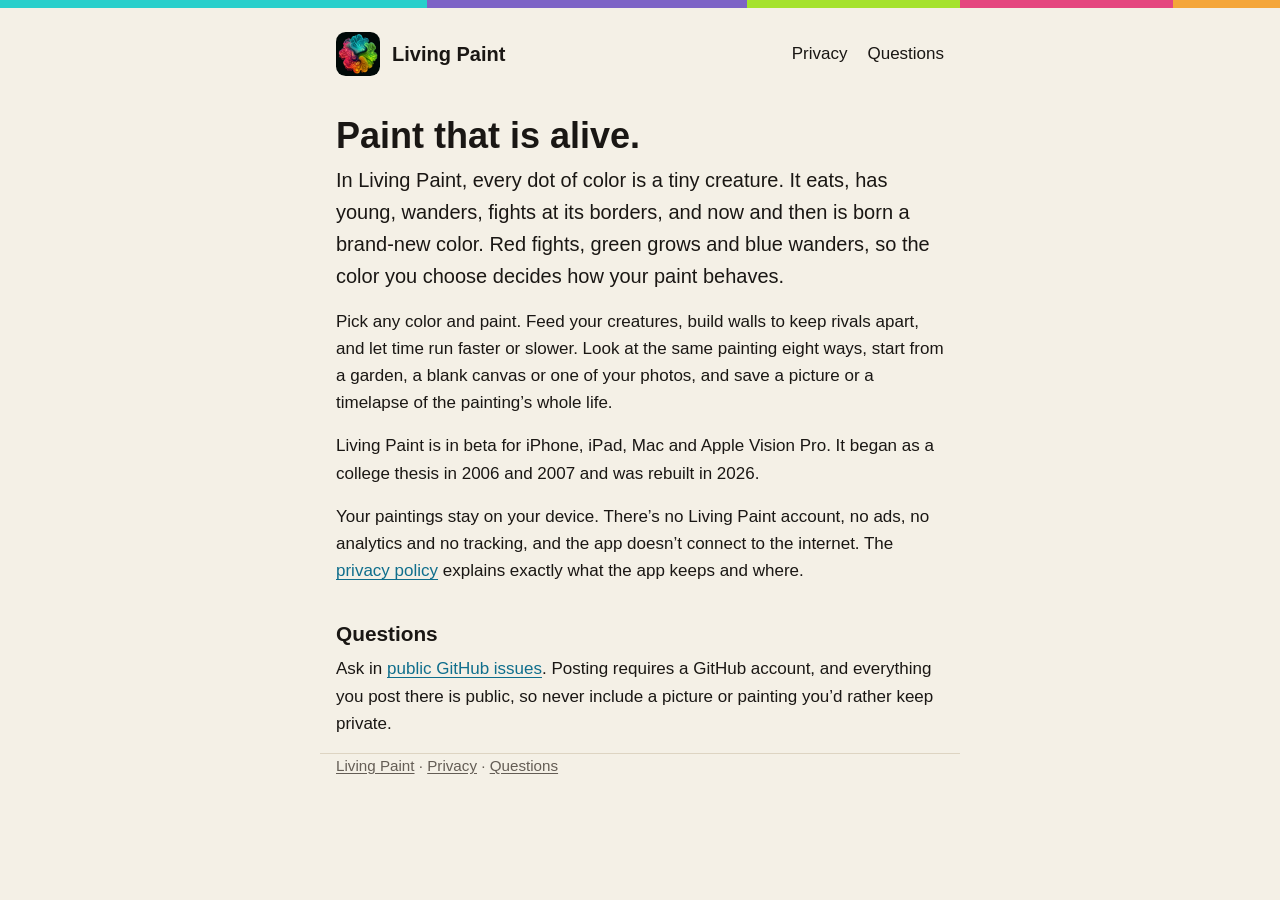
<file: index.html>
<!doctype html>
<html lang="en">
<head>
<meta charset="utf-8">
<meta name="viewport" content="width=device-width, initial-scale=1">
<meta name="color-scheme" content="light dark">
<title>Living Paint</title>
<meta name="description" content="Living Paint is a painting program in which the paint is alive: every dot of color is a tiny creature that grows, wanders, fights and changes.">
<link rel="canonical" href="https://danbretl.github.io/living-paint-support/">
<link rel="icon" type="image/png" href="assets/icon.png">
<link rel="stylesheet" href="assets/site.css">
</head>
<body>
<a class="skip-link" href="#main">Skip to content</a>
<div class="bands" aria-hidden="true"><span></span><span></span><span></span><span></span><span></span></div>
<header class="site-header wrap"><a class="brand" href="./" aria-current="page"><img src="assets/icon.png" width="44" height="44" alt=""><span>Living Paint</span></a><nav aria-label="Main"><a href="privacy/">Privacy</a><a href="https://github.com/danbretl/living-paint-support/issues">Questions</a></nav></header>
<main id="main" class="wrap" tabindex="-1">
<h1>Paint that is alive.</h1>
<p class="lede">In Living Paint, every dot of color is a tiny creature. It eats, has young, wanders, fights at its borders, and now and then is born a brand-new color. Red fights, green grows and blue wanders, so the color you choose decides how your paint behaves.</p>
<p>Pick any color and paint. Feed your creatures, build walls to keep rivals apart, and let time run faster or slower. Look at the same painting eight ways, start from a garden, a blank canvas or one of your photos, and save a picture or a timelapse of the painting’s whole life.</p>
<p>Living Paint is in beta for iPhone, iPad, Mac and Apple Vision Pro. It began as a college thesis in 2006 and 2007 and was rebuilt in 2026.</p>
<p>Your paintings stay on your device. There’s no Living Paint account, no ads, no analytics and no tracking, and the app doesn’t connect to the internet. The <a href="privacy/">privacy policy</a> explains exactly what the app keeps and where.</p>
<h2 id="questions">Questions</h2>
<p>Ask in <a href="https://github.com/danbretl/living-paint-support/issues">public GitHub issues</a>. Posting requires a GitHub account, and everything you post there is public, so never include a picture or painting you’d rather keep private.</p>
</main>
<footer class="wrap"><a href="./">Living Paint</a> · <a href="privacy/">Privacy</a> · <a href="https://github.com/danbretl/living-paint-support/issues">Questions</a></footer>
</body>
</html>
</file>
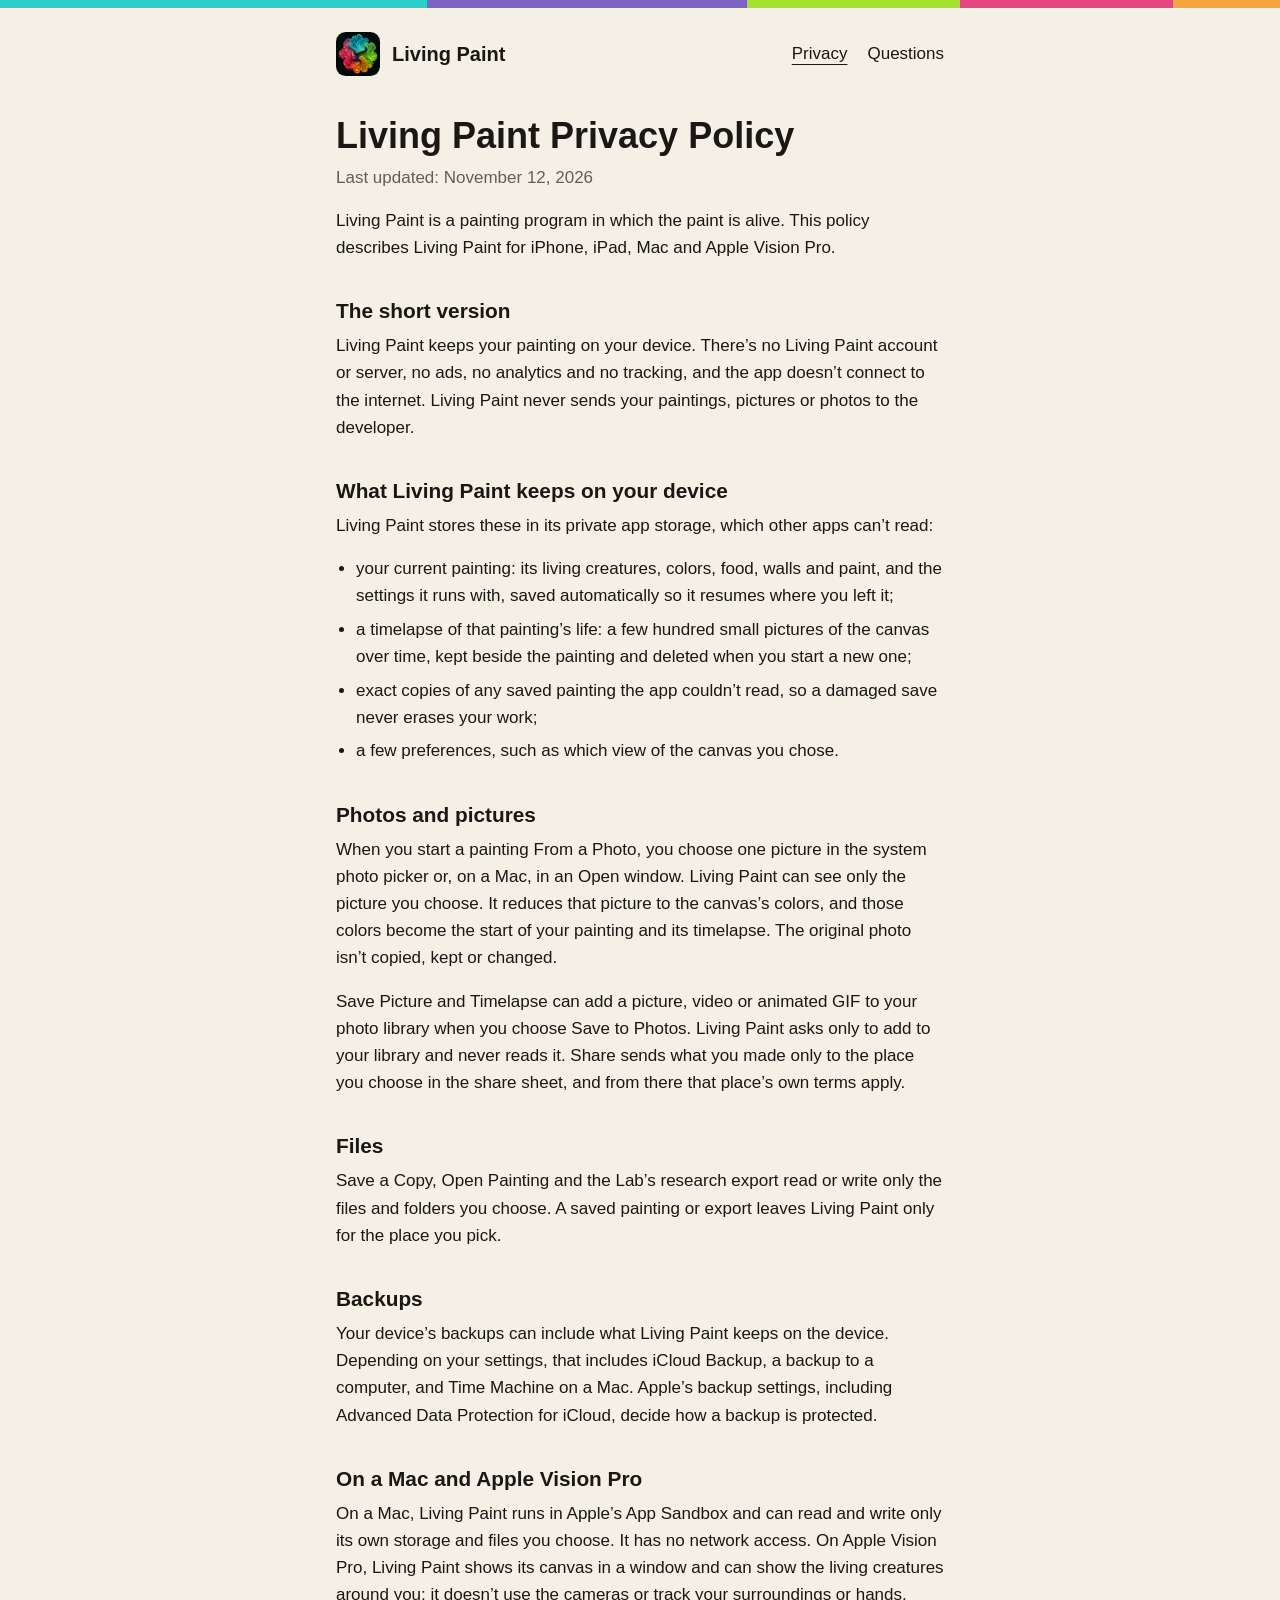
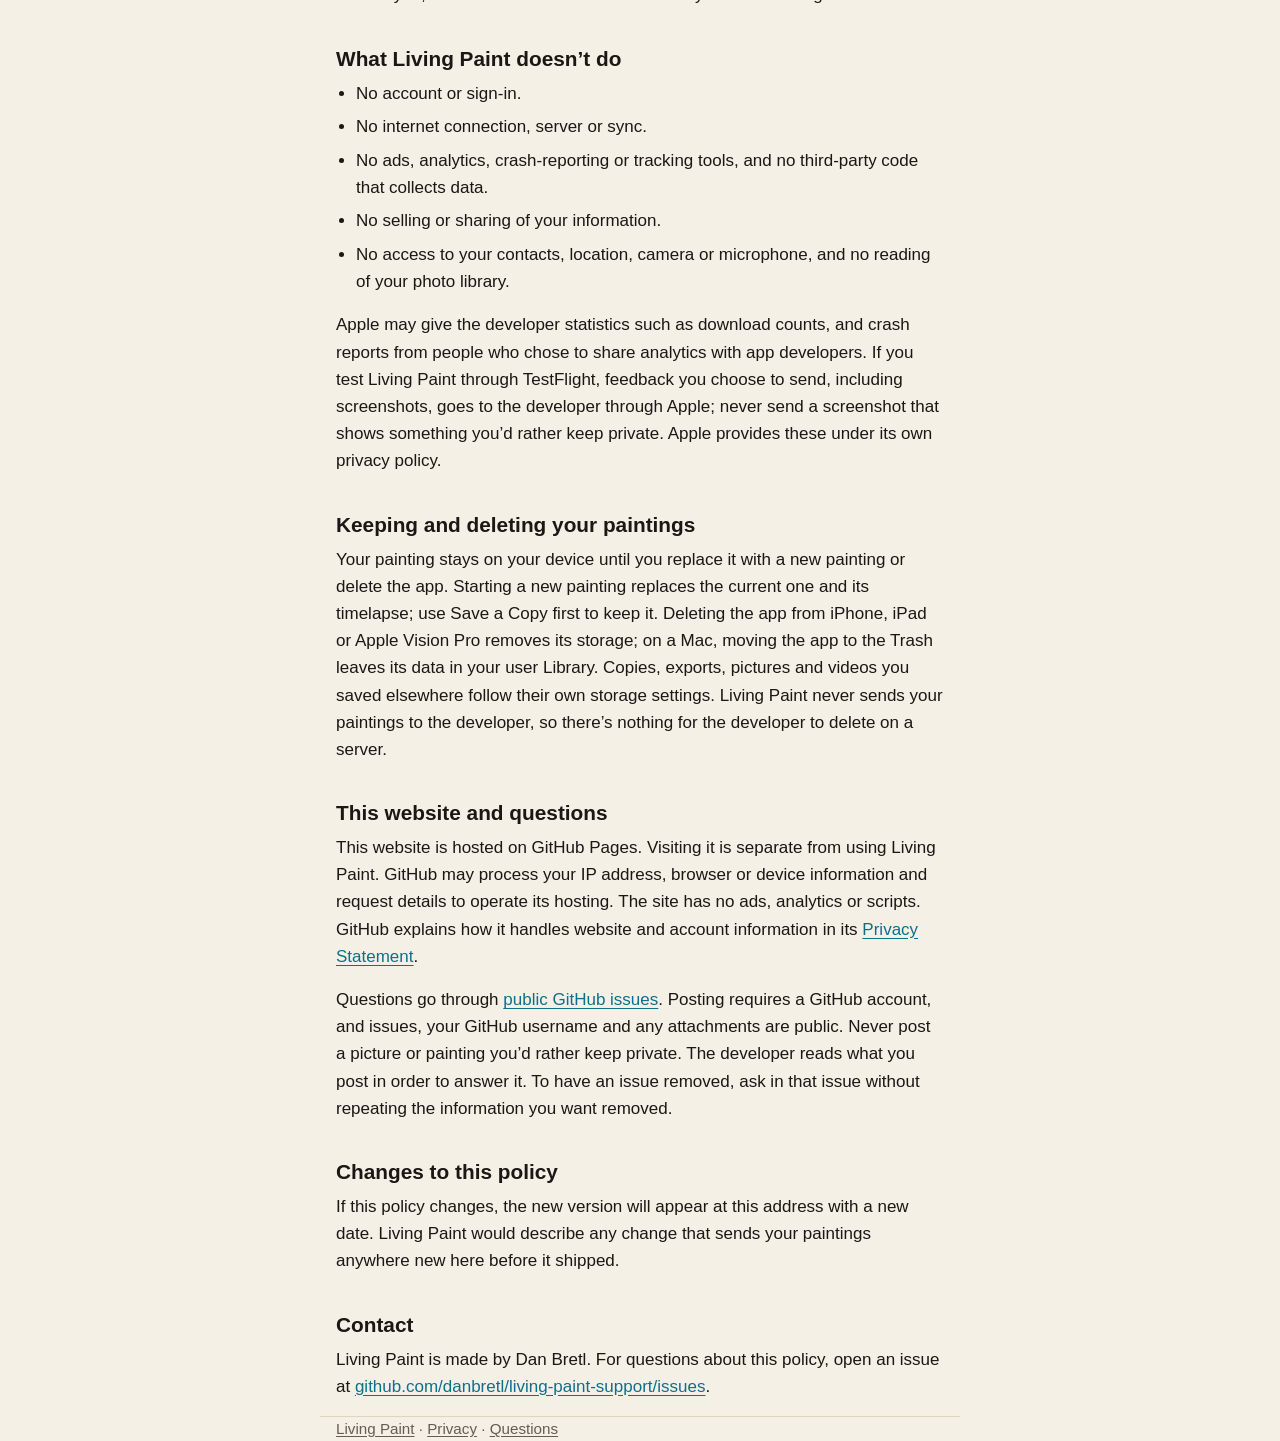
<file: privacy/index.html>
<!doctype html>
<html lang="en">
<head>
<meta charset="utf-8">
<meta name="viewport" content="width=device-width, initial-scale=1">
<meta name="color-scheme" content="light dark">
<title>Privacy Policy · Living Paint</title>
<meta name="description" content="Living Paint keeps your paintings on your device. No account, no ads, no analytics, no tracking, and no internet connection.">
<link rel="canonical" href="https://danbretl.github.io/living-paint-support/privacy/">
<link rel="icon" type="image/png" href="../assets/icon.png">
<link rel="stylesheet" href="../assets/site.css">
</head>
<body>
<a class="skip-link" href="#main">Skip to content</a>
<div class="bands" aria-hidden="true"><span></span><span></span><span></span><span></span><span></span></div>
<header class="site-header wrap"><a class="brand" href="../"><img src="../assets/icon.png" width="44" height="44" alt=""><span>Living Paint</span></a><nav aria-label="Main"><a href="../privacy/" aria-current="page">Privacy</a><a href="https://github.com/danbretl/living-paint-support/issues">Questions</a></nav></header>
<main id="main" class="wrap" tabindex="-1">
<h1>Living Paint Privacy Policy</h1>
<p class="updated">Last updated: November 12, 2026</p>
<p>Living Paint is a painting program in which the paint is alive. This policy describes Living Paint for iPhone, iPad, Mac and Apple Vision Pro.</p>

<h2 id="the-short-version">The short version</h2>
<p>Living Paint keeps your painting on your device. There’s no Living Paint account or server, no ads, no analytics and no tracking, and the app doesn’t connect to the internet. Living Paint never sends your paintings, pictures or photos to the developer.</p>

<h2 id="what-living-paint-keeps-on-your-device">What Living Paint keeps on your device</h2>
<p>Living Paint stores these in its private app storage, which other apps can’t read:</p>
<ul>
<li>your current painting: its living creatures, colors, food, walls and paint, and the settings it runs with, saved automatically so it resumes where you left it;</li>
<li>a timelapse of that painting’s life: a few hundred small pictures of the canvas over time, kept beside the painting and deleted when you start a new one;</li>
<li>exact copies of any saved painting the app couldn’t read, so a damaged save never erases your work;</li>
<li>a few preferences, such as which view of the canvas you chose.</li>
</ul>

<h2 id="photos-and-pictures">Photos and pictures</h2>
<p>When you start a painting From a Photo, you choose one picture in the system photo picker or, on a Mac, in an Open window. Living Paint can see only the picture you choose. It reduces that picture to the canvas’s colors, and those colors become the start of your painting and its timelapse. The original photo isn’t copied, kept or changed.</p>
<p>Save Picture and Timelapse can add a picture, video or animated GIF to your photo library when you choose Save to Photos. Living Paint asks only to add to your library and never reads it. Share sends what you made only to the place you choose in the share sheet, and from there that place’s own terms apply.</p>

<h2 id="files">Files</h2>
<p>Save a Copy, Open Painting and the Lab’s research export read or write only the files and folders you choose. A saved painting or export leaves Living Paint only for the place you pick.</p>

<h2 id="backups">Backups</h2>
<p>Your device’s backups can include what Living Paint keeps on the device. Depending on your settings, that includes iCloud Backup, a backup to a computer, and Time Machine on a Mac. Apple’s backup settings, including Advanced Data Protection for iCloud, decide how a backup is protected.</p>

<h2 id="on-a-mac-and-apple-vision-pro">On a Mac and Apple Vision Pro</h2>
<p>On a Mac, Living Paint runs in Apple’s App Sandbox and can read and write only its own storage and files you choose. It has no network access. On Apple Vision Pro, Living Paint shows its canvas in a window and can show the living creatures around you; it doesn’t use the cameras or track your surroundings or hands.</p>

<h2 id="what-living-paint-doesnt-do">What Living Paint doesn’t do</h2>
<ul>
<li>No account or sign-in.</li>
<li>No internet connection, server or sync.</li>
<li>No ads, analytics, crash-reporting or tracking tools, and no third-party code that collects data.</li>
<li>No selling or sharing of your information.</li>
<li>No access to your contacts, location, camera or microphone, and no reading of your photo library.</li>
</ul>
<p>Apple may give the developer statistics such as download counts, and crash reports from people who chose to share analytics with app developers. If you test Living Paint through TestFlight, feedback you choose to send, including screenshots, goes to the developer through Apple; never send a screenshot that shows something you’d rather keep private. Apple provides these under its own privacy policy.</p>

<h2 id="keeping-and-deleting-your-paintings">Keeping and deleting your paintings</h2>
<p>Your painting stays on your device until you replace it with a new painting or delete the app. Starting a new painting replaces the current one and its timelapse; use Save a Copy first to keep it. Deleting the app from iPhone, iPad or Apple Vision Pro removes its storage; on a Mac, moving the app to the Trash leaves its data in your user Library. Copies, exports, pictures and videos you saved elsewhere follow their own storage settings. Living Paint never sends your paintings to the developer, so there’s nothing for the developer to delete on a server.</p>

<h2 id="this-website-and-questions">This website and questions</h2>
<p>This website is hosted on GitHub Pages. Visiting it is separate from using Living Paint. GitHub may process your IP address, browser or device information and request details to operate its hosting. The site has no ads, analytics or scripts. GitHub explains how it handles website and account information in its <a href="https://docs.github.com/en/site-policy/privacy-policies/github-general-privacy-statement">Privacy Statement</a>.</p>
<p>Questions go through <a href="https://github.com/danbretl/living-paint-support/issues">public GitHub issues</a>. Posting requires a GitHub account, and issues, your GitHub username and any attachments are public. Never post a picture or painting you’d rather keep private. The developer reads what you post in order to answer it. To have an issue removed, ask in that issue without repeating the information you want removed.</p>

<h2 id="changes-to-this-policy">Changes to this policy</h2>
<p>If this policy changes, the new version will appear at this address with a new date. Living Paint would describe any change that sends your paintings anywhere new here before it shipped.</p>

<h2 id="contact">Contact</h2>
<p>Living Paint is made by Dan Bretl. For questions about this policy, open an issue at <a href="https://github.com/danbretl/living-paint-support/issues">github.com/danbretl/living-paint-support/issues</a>.</p>
</main>
<footer class="wrap"><a href="../">Living Paint</a> · <a href="../privacy/" aria-current="page">Privacy</a> · <a href="https://github.com/danbretl/living-paint-support/issues">Questions</a></footer>
</body>
</html>
</file>
<file: assets/site.css>
:root {
  color-scheme: light dark;
  --paper: #f4f0e6;
  --text: #1a1714;
  --muted: #645d55;
  --rule: #ddd4c2;
  --link: #0f6e8c;
  --focus: #1aa7a5;
  --aqua: #28cfcb;
  --violet: #7d63c6;
  --lime: #a5e22e;
  --rose: #e5467f;
  --amber: #f4a63a;
  --measure: 40rem;
}

@media (prefers-color-scheme: dark) {
  :root {
    --paper: #0b0f14;
    --text: #f3efe6;
    --muted: #a3a9b4;
    --rule: #1e2630;
    --link: #5fd9d5;
    --focus: #5fd9d5;
  }
}

* { box-sizing: border-box; }

html { -webkit-text-size-adjust: 100%; }

body {
  margin: 0;
  background: var(--paper);
  color: var(--text);
  font: 1.0625rem/1.6 -apple-system, BlinkMacSystemFont, "Segoe UI", Roboto, "Helvetica Neue", Arial, sans-serif;
}

.bands {
  display: flex;
  height: 0.5rem;
}
.bands span { flex: 1; }
.bands span:nth-child(1) { background: var(--aqua); flex: 4; }
.bands span:nth-child(2) { background: var(--violet); flex: 3; }
.bands span:nth-child(3) { background: var(--lime); flex: 2; }
.bands span:nth-child(4) { background: var(--rose); flex: 2; }
.bands span:nth-child(5) { background: var(--amber); flex: 1; }

.wrap {
  max-width: var(--measure);
  margin: 0 auto;
  padding: 0 1rem;
}

.skip-link {
  position: absolute;
  left: -999rem;
}
.skip-link:focus {
  left: 1rem;
  top: 1rem;
  padding: 0.5rem 0.75rem;
  background: var(--paper);
  color: var(--text);
  z-index: 1;
}

.site-header {
  display: flex;
  flex-wrap: wrap;
  align-items: center;
  justify-content: space-between;
  gap: 0.75rem 1.5rem;
  padding-top: 1.5rem;
  padding-bottom: 1.5rem;
}

.brand {
  display: inline-flex;
  align-items: center;
  gap: 0.75rem;
  color: var(--text);
  font-weight: 800;
  font-size: 1.25rem;
  text-decoration: none;
}
.brand img { border-radius: 22%; }

.site-header nav { display: flex; gap: 1.25rem; }
.site-header nav a { color: var(--text); text-decoration: none; }
.site-header nav a[aria-current="page"] { text-decoration: underline; text-underline-offset: 0.3em; }

main { padding-bottom: 3rem; }
main:focus { outline: none; }

h1 {
  font-size: 2.25rem;
  font-weight: 900;
  line-height: 1.1;
  margin: 1rem 0 0.5rem;
}

h2 {
  font-size: 1.3rem;
  font-weight: 800;
  line-height: 1.3;
  margin: 2.25rem 0 0.5rem;
}

h2.platform {
  font-size: 1.6rem;
  line-height: 1.2;
  border-top: 1px solid var(--rule);
  padding-top: 1.5rem;
  margin-top: 2.75rem;
}

h3 {
  font-size: 1.1rem;
  line-height: 1.3;
  margin: 1.75rem 0 0.4rem;
}

.page-index ul { list-style: none; padding-left: 0; }
.page-index li { margin-bottom: 0.25rem; }

p, ul { margin: 0 0 1rem; }
ul { padding-left: 1.25rem; }
li { margin-bottom: 0.4rem; }

a { color: var(--link); text-underline-offset: 0.15em; }
a:focus-visible {
  outline: 3px solid var(--focus);
  outline-offset: 2px;
  border-radius: 2px;
}

.lede { font-size: 1.25rem; }
.updated { color: var(--muted); }

footer {
  border-top: 1px solid var(--rule);
  color: var(--muted);
  font-size: 0.95rem;
  padding-top: 1.25rem;
  padding-bottom: 2rem;
}
footer a { color: var(--muted); }
</file>
